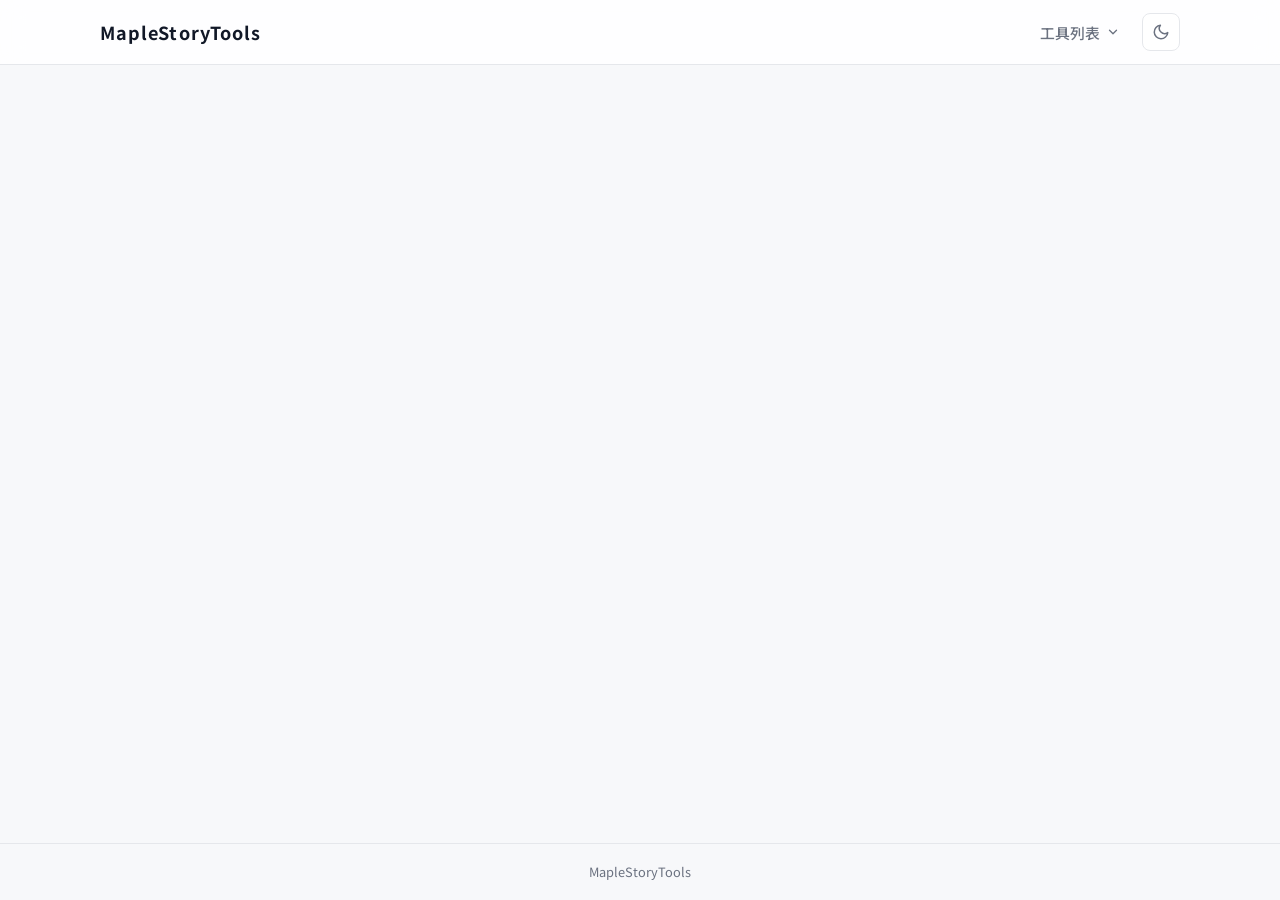
<file: index.html>
<!DOCTYPE html>
<html lang="zh-Hant">
<head>
  <meta charset="UTF-8" />
  <meta name="viewport" content="width=device-width, initial-scale=1.0" />
  <title>MapleStoryTools</title>
  <link rel="preconnect" href="https://fonts.googleapis.com" />
  <link rel="preconnect" href="https://fonts.gstatic.com" crossorigin />
  <link href="https://fonts.googleapis.com/css2?family=JetBrains+Mono:wght@400;600;700&family=Noto+Sans+TC:wght@400;500;600;700&display=swap" rel="stylesheet" />
  <link rel="stylesheet" href="./assets/style.css" />
  <script src="./assets/theme.js"></script>
</head>
<body>
  <header class="navbar">
    <div class="navbar-inner">
      <a href="./index.html" class="brand">MapleStoryTools</a>

      <nav class="nav-right" aria-label="主導覽列">
        <ul id="nav-links" class="nav-links">
          <li id="tools-dropdown" class="nav-dropdown">
            <button id="tools-dropdown-toggle" class="nav-dropdown-toggle" type="button" aria-haspopup="true" aria-expanded="false">
              <span>工具列表</span>
              <svg class="nav-dropdown-chevron" width="14" height="14" viewBox="0 0 24 24" fill="none" stroke="currentColor" stroke-width="2.2" stroke-linecap="round" stroke-linejoin="round" aria-hidden="true">
                <polyline points="6 9 12 15 18 9"></polyline>
              </svg>
            </button>
            <ul class="nav-dropdown-menu" aria-label="工具列表子選單">
              <li><a href="./gear-gain.html" class="nav-dropdown-item">裝備提升收益計算器</a></li>
              <li><a href="./exp-calculator.html" class="nav-dropdown-item">經驗值需求計算器</a></li>
              <li><a href="./collision-damage.html" class="nav-dropdown-item">碰撞傷害計算器</a></li>
            </ul>
          </li>
        </ul>

        <button id="theme-toggle" class="icon-btn" type="button" aria-label="切換深色或淺色模式">
          <svg class="icon-sun" width="18" height="18" viewBox="0 0 24 24" fill="none" stroke="currentColor" stroke-width="2" stroke-linecap="round" stroke-linejoin="round" style="display:none">
            <circle cx="12" cy="12" r="4"></circle>
            <path d="M12 2v2M12 20v2M4.93 4.93l1.41 1.41M17.66 17.66l1.41 1.41M2 12h2M20 12h2M6.34 17.66l-1.41 1.41M19.07 4.93l-1.41 1.41"></path>
          </svg>
          <svg class="icon-moon" width="18" height="18" viewBox="0 0 24 24" fill="none" stroke="currentColor" stroke-width="2" stroke-linecap="round" stroke-linejoin="round">
            <path d="M21 12.79A9 9 0 1 1 11.21 3 7 7 0 0 0 21 12.79z"></path>
          </svg>
        </button>

        <button id="mobile-menu-toggle" class="icon-btn mobile-menu-btn" type="button" aria-label="開啟選單" aria-expanded="false">
          <svg width="18" height="18" viewBox="0 0 24 24" fill="none" stroke="currentColor" stroke-width="2" stroke-linecap="round" stroke-linejoin="round">
            <line x1="3" y1="6" x2="21" y2="6"></line>
            <line x1="3" y1="12" x2="21" y2="12"></line>
            <line x1="3" y1="18" x2="21" y2="18"></line>
          </svg>
        </button>
      </nav>
    </div>
  </header>

  <main class="main-container blank-canvas" aria-label="首頁預留空間"></main>

  <footer class="footer">
    <span>MapleStoryTools</span>
  </footer>
</body>
</html>
</file>
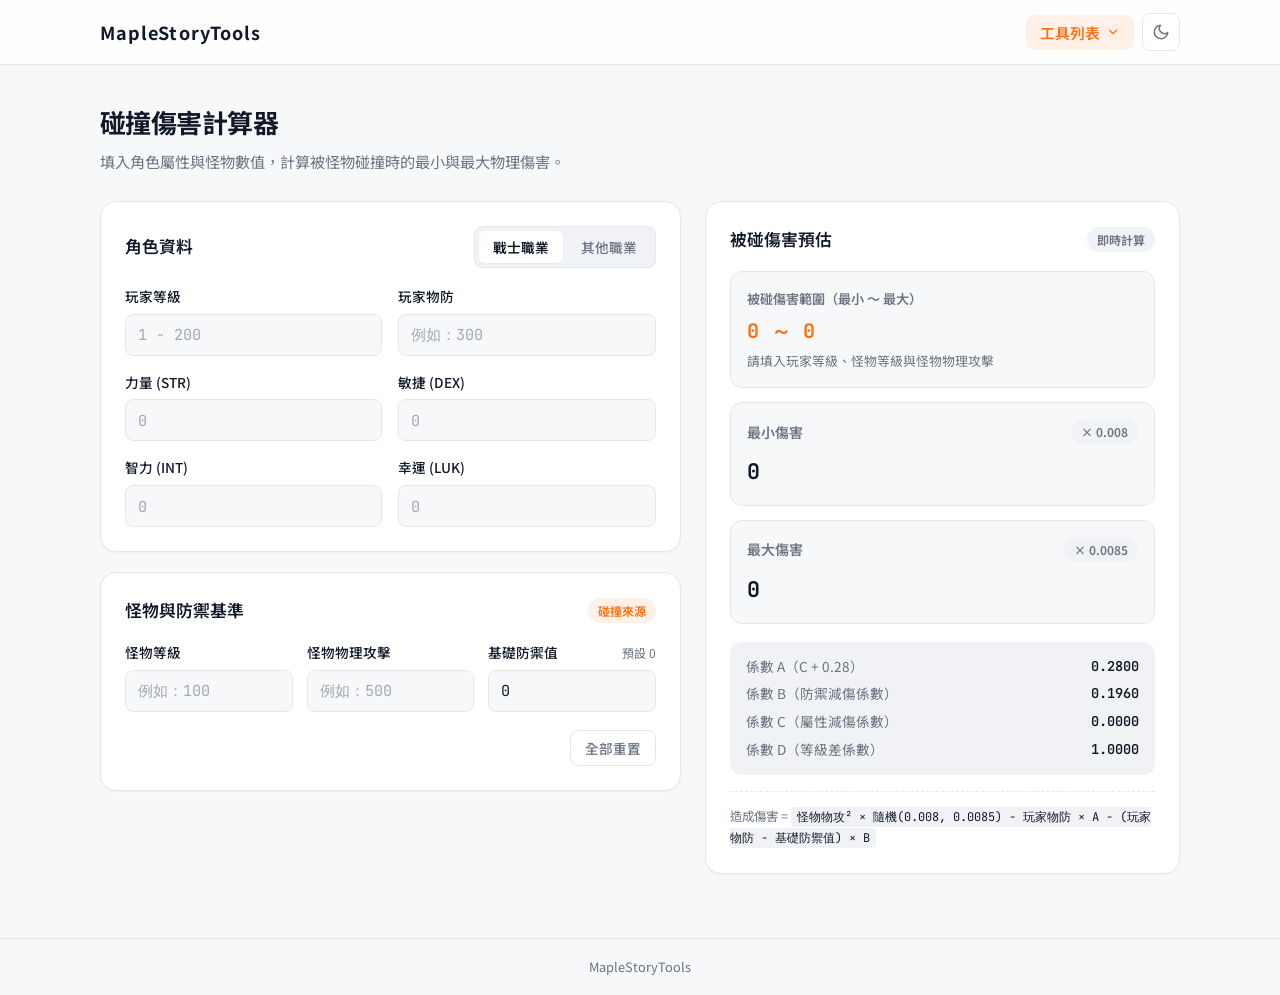
<file: collision-damage.html>
<!DOCTYPE html>
<html lang="zh-Hant">
<head>
  <meta charset="UTF-8" />
  <meta name="viewport" content="width=device-width, initial-scale=1.0" />
  <title>碰撞傷害計算器 | MapleStoryTools</title>
  <link rel="preconnect" href="https://fonts.googleapis.com" />
  <link rel="preconnect" href="https://fonts.gstatic.com" crossorigin />
  <link href="https://fonts.googleapis.com/css2?family=JetBrains+Mono:wght@400;600;700&family=Noto+Sans+TC:wght@400;500;600;700&display=swap" rel="stylesheet" />
  <link rel="stylesheet" href="./assets/style.css" />
  <script src="./assets/theme.js"></script>
</head>
<body>
  <header class="navbar">
    <div class="navbar-inner">
      <a href="./index.html" class="brand">MapleStoryTools</a>

      <nav class="nav-right" aria-label="主導覽列">
        <ul id="nav-links" class="nav-links">
          <li id="tools-dropdown" class="nav-dropdown">
            <button id="tools-dropdown-toggle" class="nav-dropdown-toggle active" type="button" aria-haspopup="true" aria-expanded="false">
              <span>工具列表</span>
              <svg class="nav-dropdown-chevron" width="14" height="14" viewBox="0 0 24 24" fill="none" stroke="currentColor" stroke-width="2.2" stroke-linecap="round" stroke-linejoin="round" aria-hidden="true">
                <polyline points="6 9 12 15 18 9"></polyline>
              </svg>
            </button>
            <ul class="nav-dropdown-menu" aria-label="工具列表子選單">
              <li><a href="./gear-gain.html" class="nav-dropdown-item">裝備提升收益計算器</a></li>
              <li><a href="./exp-calculator.html" class="nav-dropdown-item">經驗值需求計算器</a></li>
              <li><a href="./collision-damage.html" class="nav-dropdown-item active">碰撞傷害計算器</a></li>
            </ul>
          </li>
        </ul>

        <button id="theme-toggle" class="icon-btn" type="button" aria-label="切換深色或淺色模式">
          <svg class="icon-sun" width="18" height="18" viewBox="0 0 24 24" fill="none" stroke="currentColor" stroke-width="2" stroke-linecap="round" stroke-linejoin="round" style="display:none">
            <circle cx="12" cy="12" r="4"></circle>
            <path d="M12 2v2M12 20v2M4.93 4.93l1.41 1.41M17.66 17.66l1.41 1.41M2 12h2M20 12h2M6.34 17.66l-1.41 1.41M19.07 4.93l-1.41 1.41"></path>
          </svg>
          <svg class="icon-moon" width="18" height="18" viewBox="0 0 24 24" fill="none" stroke="currentColor" stroke-width="2" stroke-linecap="round" stroke-linejoin="round">
            <path d="M21 12.79A9 9 0 1 1 11.21 3 7 7 0 0 0 21 12.79z"></path>
          </svg>
        </button>

        <button id="mobile-menu-toggle" class="icon-btn mobile-menu-btn" type="button" aria-label="開啟選單" aria-expanded="false">
          <svg width="18" height="18" viewBox="0 0 24 24" fill="none" stroke="currentColor" stroke-width="2" stroke-linecap="round" stroke-linejoin="round">
            <line x1="3" y1="6" x2="21" y2="6"></line>
            <line x1="3" y1="12" x2="21" y2="12"></line>
            <line x1="3" y1="18" x2="21" y2="18"></line>
          </svg>
        </button>
      </nav>
    </div>
  </header>

  <main class="main-container">
    <div class="page-header">
      <h1 class="page-title">碰撞傷害計算器</h1>
      <p class="page-subtitle">填入角色屬性與怪物數值，計算被怪物碰撞時的最小與最大物理傷害。</p>
    </div>

    <div class="calc-layout">
      <!-- Left Column: Inputs -->
      <div class="stack">
        <section class="card" aria-labelledby="player-info-title">
          <div class="card-header">
            <h2 id="player-info-title" class="card-title">角色資料</h2>
            <div class="tabs" role="group" aria-label="職業類型">
              <button class="tab-btn active" type="button" data-job="warrior">戰士職業</button>
              <button class="tab-btn" type="button" data-job="other">其他職業</button>
            </div>
          </div>

          <div class="form-grid">
            <div class="field">
              <label class="field-label" for="player-lv">
                <span>玩家等級</span>
              </label>
              <input id="player-lv" class="input" type="number" min="1" max="250" step="1" placeholder="1 - 200" />
            </div>

            <div class="field">
              <label class="field-label" for="player-def">
                <span>玩家物防</span>
              </label>
              <input id="player-def" class="input" type="number" min="0" step="1" placeholder="例如：300" />
            </div>

            <div class="field">
              <label class="field-label" for="stat-str">
                <span>力量 (STR)</span>
              </label>
              <input id="stat-str" class="input" type="number" min="0" step="1" placeholder="0" />
            </div>

            <div class="field">
              <label class="field-label" for="stat-dex">
                <span>敏捷 (DEX)</span>
              </label>
              <input id="stat-dex" class="input" type="number" min="0" step="1" placeholder="0" />
            </div>

            <div class="field">
              <label class="field-label" for="stat-int">
                <span>智力 (INT)</span>
              </label>
              <input id="stat-int" class="input" type="number" min="0" step="1" placeholder="0" />
            </div>

            <div class="field">
              <label class="field-label" for="stat-luk">
                <span>幸運 (LUK)</span>
              </label>
              <input id="stat-luk" class="input" type="number" min="0" step="1" placeholder="0" />
            </div>
          </div>
        </section>

        <section class="card" aria-labelledby="monster-info-title">
          <div class="card-header">
            <h2 id="monster-info-title" class="card-title">怪物與防禦基準</h2>
            <span class="card-badge accent">碰撞來源</span>
          </div>

          <div class="form-grid-3">
            <div class="field">
              <label class="field-label" for="mob-lv">
                <span>怪物等級</span>
              </label>
              <input id="mob-lv" class="input" type="number" min="1" max="250" step="1" placeholder="例如：100" />
            </div>

            <div class="field">
              <label class="field-label" for="mob-atk">
                <span>怪物物理攻擊</span>
              </label>
              <input id="mob-atk" class="input" type="number" min="0" step="1" placeholder="例如：500" />
            </div>

            <div class="field">
              <label class="field-label" for="base-def">
                <span>基礎防禦值</span>
                <span class="field-hint">預設 0</span>
              </label>
              <input id="base-def" class="input" type="number" min="0" step="1" placeholder="0" />
            </div>
          </div>

          <div class="actions-row">
            <button id="reset-btn" class="btn" type="button">全部重置</button>
          </div>
        </section>
      </div>

      <!-- Right Column: Output -->
      <aside class="card result-sticky" aria-labelledby="collision-result-title">
        <div class="card-header">
          <h2 id="collision-result-title" class="card-title">被碰傷害預估</h2>
          <span class="card-badge">即時計算</span>
        </div>

        <div class="stat-compare-list">
          <div class="exp-result-box">
            <div class="exp-result-label">被碰傷害範圍（最小 ～ 最大）</div>
            <div id="dmg-range" class="exp-result-value accent">0 ～ 0</div>
            <div id="dmg-note" class="exp-result-sub">請輸入角色與怪物數值</div>
          </div>

          <div class="stat-compare-item">
            <div class="stat-compare-top">
              <span class="stat-name">最小傷害</span>
              <span class="card-badge">× 0.008</span>
            </div>
            <div id="dmg-min" class="stat-after">0</div>
          </div>

          <div class="stat-compare-item">
            <div class="stat-compare-top">
              <span class="stat-name">最大傷害</span>
              <span class="card-badge">× 0.0085</span>
            </div>
            <div id="dmg-max" class="stat-after">0</div>
          </div>
        </div>

        <div class="insight-box" aria-label="公式係數明細">
          <div class="insight-row">
            <span>係數 A（C + 0.28）</span>
            <span id="coeff-a" class="insight-val">0.2800</span>
          </div>
          <div class="insight-row">
            <span>係數 B（防禦減傷係數）</span>
            <span id="coeff-b" class="insight-val">0.0000</span>
          </div>
          <div class="insight-row">
            <span>係數 C（屬性減傷係數）</span>
            <span id="coeff-c" class="insight-val">0.0000</span>
          </div>
          <div class="insight-row">
            <span>係數 D（等級差係數）</span>
            <span id="coeff-d" class="insight-val">1.3000</span>
          </div>
        </div>

        <div class="formula-note">
          <div>造成傷害 = <code class="formula-code">怪物物攻² × 隨機(0.008, 0.0085) - 玩家物防 × A - (玩家物防 - 基礎防禦值) × B</code></div>
        </div>
      </aside>
    </div>
  </main>

  <footer class="footer">
    <span>MapleStoryTools</span>
  </footer>

  <script src="./assets/collision-damage.js"></script>
</body>
</html>
</file>
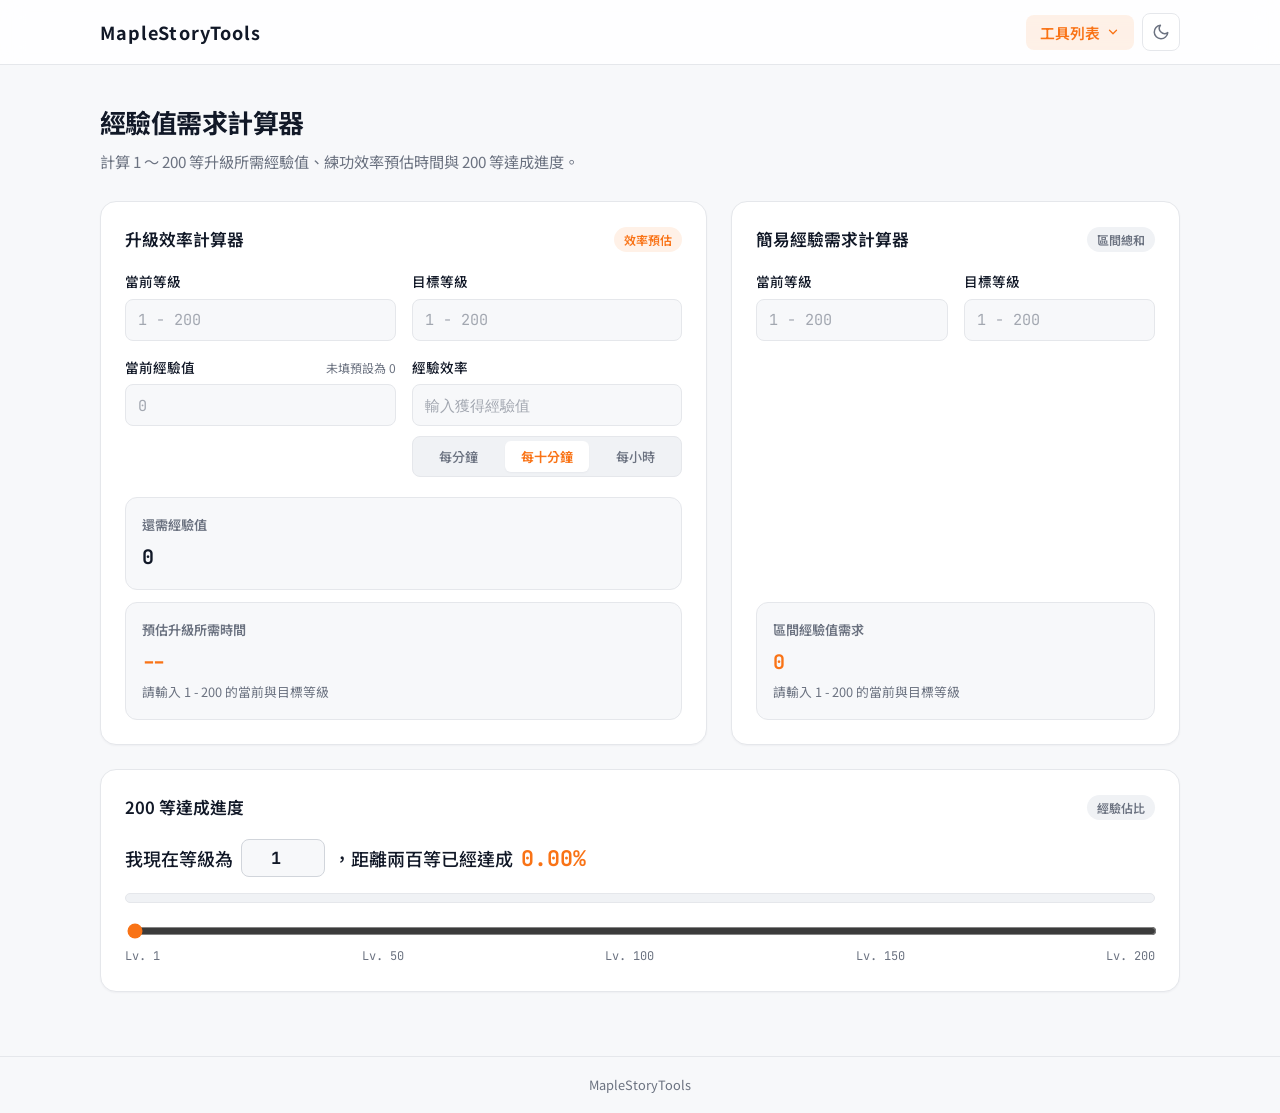
<file: exp-calculator.html>
<!DOCTYPE html>
<html lang="zh-Hant">
<head>
  <meta charset="UTF-8" />
  <meta name="viewport" content="width=device-width, initial-scale=1.0" />
  <title>經驗值需求計算器 | MapleStoryTools</title>
  <link rel="preconnect" href="https://fonts.googleapis.com" />
  <link rel="preconnect" href="https://fonts.gstatic.com" crossorigin />
  <link href="https://fonts.googleapis.com/css2?family=JetBrains+Mono:wght@400;600;700&family=Noto+Sans+TC:wght@400;500;600;700&display=swap" rel="stylesheet" />
  <link rel="stylesheet" href="./assets/style.css" />
  <script src="./assets/theme.js"></script>
</head>
<body>
  <header class="navbar">
    <div class="navbar-inner">
      <a href="./index.html" class="brand">MapleStoryTools</a>

      <nav class="nav-right" aria-label="主導覽列">
        <ul id="nav-links" class="nav-links">
          <li id="tools-dropdown" class="nav-dropdown">
            <button id="tools-dropdown-toggle" class="nav-dropdown-toggle active" type="button" aria-haspopup="true" aria-expanded="false">
              <span>工具列表</span>
              <svg class="nav-dropdown-chevron" width="14" height="14" viewBox="0 0 24 24" fill="none" stroke="currentColor" stroke-width="2.2" stroke-linecap="round" stroke-linejoin="round" aria-hidden="true">
                <polyline points="6 9 12 15 18 9"></polyline>
              </svg>
            </button>
            <ul class="nav-dropdown-menu" aria-label="工具列表子選單">
              <li><a href="./gear-gain.html" class="nav-dropdown-item">裝備提升收益計算器</a></li>
              <li><a href="./exp-calculator.html" class="nav-dropdown-item active">經驗值需求計算器</a></li>
              <li><a href="./collision-damage.html" class="nav-dropdown-item">碰撞傷害計算器</a></li>
            </ul>
          </li>
        </ul>

        <button id="theme-toggle" class="icon-btn" type="button" aria-label="切換深色或淺色模式">
          <svg class="icon-sun" width="18" height="18" viewBox="0 0 24 24" fill="none" stroke="currentColor" stroke-width="2" stroke-linecap="round" stroke-linejoin="round" style="display:none">
            <circle cx="12" cy="12" r="4"></circle>
            <path d="M12 2v2M12 20v2M4.93 4.93l1.41 1.41M17.66 17.66l1.41 1.41M2 12h2M20 12h2M6.34 17.66l-1.41 1.41M19.07 4.93l-1.41 1.41"></path>
          </svg>
          <svg class="icon-moon" width="18" height="18" viewBox="0 0 24 24" fill="none" stroke="currentColor" stroke-width="2" stroke-linecap="round" stroke-linejoin="round">
            <path d="M21 12.79A9 9 0 1 1 11.21 3 7 7 0 0 0 21 12.79z"></path>
          </svg>
        </button>

        <button id="mobile-menu-toggle" class="icon-btn mobile-menu-btn" type="button" aria-label="開啟選單" aria-expanded="false">
          <svg width="18" height="18" viewBox="0 0 24 24" fill="none" stroke="currentColor" stroke-width="2" stroke-linecap="round" stroke-linejoin="round">
            <line x1="3" y1="6" x2="21" y2="6"></line>
            <line x1="3" y1="12" x2="21" y2="12"></line>
            <line x1="3" y1="18" x2="21" y2="18"></line>
          </svg>
        </button>
      </nav>
    </div>
  </header>

  <main class="main-container">
    <div class="page-header">
      <h1 class="page-title">經驗值需求計算器</h1>
      <p class="page-subtitle">計算 1 ～ 200 等升級所需經驗值、練功效率預估時間與 200 等達成進度。</p>
    </div>

    <div class="exp-grid">
      <!-- 需求一：升級效率計算器 -->
      <section class="card exp-card" aria-labelledby="eff-title">
        <div class="card-header">
          <h2 id="eff-title" class="card-title">升級效率計算器</h2>
          <span class="card-badge accent">效率預估</span>
        </div>

        <div class="form-grid">
          <div class="field">
            <label class="field-label" for="eff-current-lv">
              <span>當前等級</span>
            </label>
            <input id="eff-current-lv" class="input" type="number" min="1" max="200" step="1" placeholder="1 - 200" />
          </div>

          <div class="field">
            <label class="field-label" for="eff-target-lv">
              <span>目標等級</span>
            </label>
            <input id="eff-target-lv" class="input" type="number" min="1" max="200" step="1" placeholder="1 - 200" />
          </div>

          <div class="field">
            <label class="field-label" for="eff-current-exp">
              <span>當前經驗值</span>
              <span class="field-hint">未填預設為 0</span>
            </label>
            <input id="eff-current-exp" class="input" type="number" min="0" step="1" placeholder="0" />
          </div>

          <div class="field">
            <label class="field-label" for="eff-rate">
              <span>經驗效率</span>
            </label>
            <div class="input-with-unit">
              <input id="eff-rate" class="input" type="number" min="0" step="any" placeholder="輸入獲得經驗值" />
              <div class="unit-tabs" role="group" aria-label="經驗效率時間單位">
                <button class="unit-tab" type="button" data-unit="min">每分鐘</button>
                <button class="unit-tab active" type="button" data-unit="10min">每十分鐘</button>
                <button class="unit-tab" type="button" data-unit="hour">每小時</button>
              </div>
            </div>
          </div>
        </div>

        <div class="exp-result-group">
          <div class="exp-result-box">
            <div class="exp-result-label">還需經驗值</div>
            <div id="eff-needed-exp" class="exp-result-value">0</div>
          </div>
          <div class="exp-result-box">
            <div class="exp-result-label">預估升級所需時間</div>
            <div id="eff-needed-time" class="exp-result-value accent">--</div>
            <div id="eff-time-note" class="exp-result-sub">請輸入有效等級與經驗效率</div>
          </div>
        </div>
      </section>

      <!-- 需求二：簡易經驗需求計算器 -->
      <section class="card exp-card" aria-labelledby="simple-title">
        <div class="card-header">
          <h2 id="simple-title" class="card-title">簡易經驗需求計算器</h2>
          <span class="card-badge">區間總和</span>
        </div>

        <div class="form-grid">
          <div class="field">
            <label class="field-label" for="simple-current-lv">
              <span>當前等級</span>
            </label>
            <input id="simple-current-lv" class="input" type="number" min="1" max="200" step="1" placeholder="1 - 200" />
          </div>

          <div class="field">
            <label class="field-label" for="simple-target-lv">
              <span>目標等級</span>
            </label>
            <input id="simple-target-lv" class="input" type="number" min="1" max="200" step="1" placeholder="1 - 200" />
          </div>
        </div>

        <div class="exp-result-group">
          <div class="exp-result-box">
            <div class="exp-result-label">區間經驗值需求</div>
            <div id="simple-needed-exp" class="exp-result-value accent">0</div>
            <div id="simple-note" class="exp-result-sub">請輸入 1 - 200 的當前與目標等級</div>
          </div>
        </div>
      </section>
    </div>

    <!-- 需求三：200 等達成進度娛樂項目 -->
    <section class="card milestone-card" aria-labelledby="milestone-title">
      <div class="card-header">
        <h2 id="milestone-title" class="card-title">200 等達成進度</h2>
        <span class="card-badge">經驗佔比</span>
      </div>

      <div class="milestone-sentence">
        <span>我現在等級為</span>
        <input id="milestone-lv-input" class="inline-level-input" type="number" min="1" max="200" step="1" value="1" aria-label="目前等級" />
        <span>，距離兩百等已經達成</span>
        <span id="milestone-pct" class="milestone-pct">0.00%</span>
      </div>

      <div class="progress-track" aria-hidden="true">
        <div id="milestone-progress-fill" class="progress-fill"></div>
      </div>

      <div class="slider-wrap">
        <input id="milestone-slider" class="level-slider" type="range" min="1" max="200" step="1" value="1" aria-label="拖曳選擇等級" />
        <div class="slider-scale">
          <span>Lv. 1</span>
          <span>Lv. 50</span>
          <span>Lv. 100</span>
          <span>Lv. 150</span>
          <span>Lv. 200</span>
        </div>
      </div>
    </section>
  </main>

  <footer class="footer">
    <span>MapleStoryTools</span>
  </footer>

  <script src="./assets/exp-calculator.js"></script>
</body>
</html>
</file>
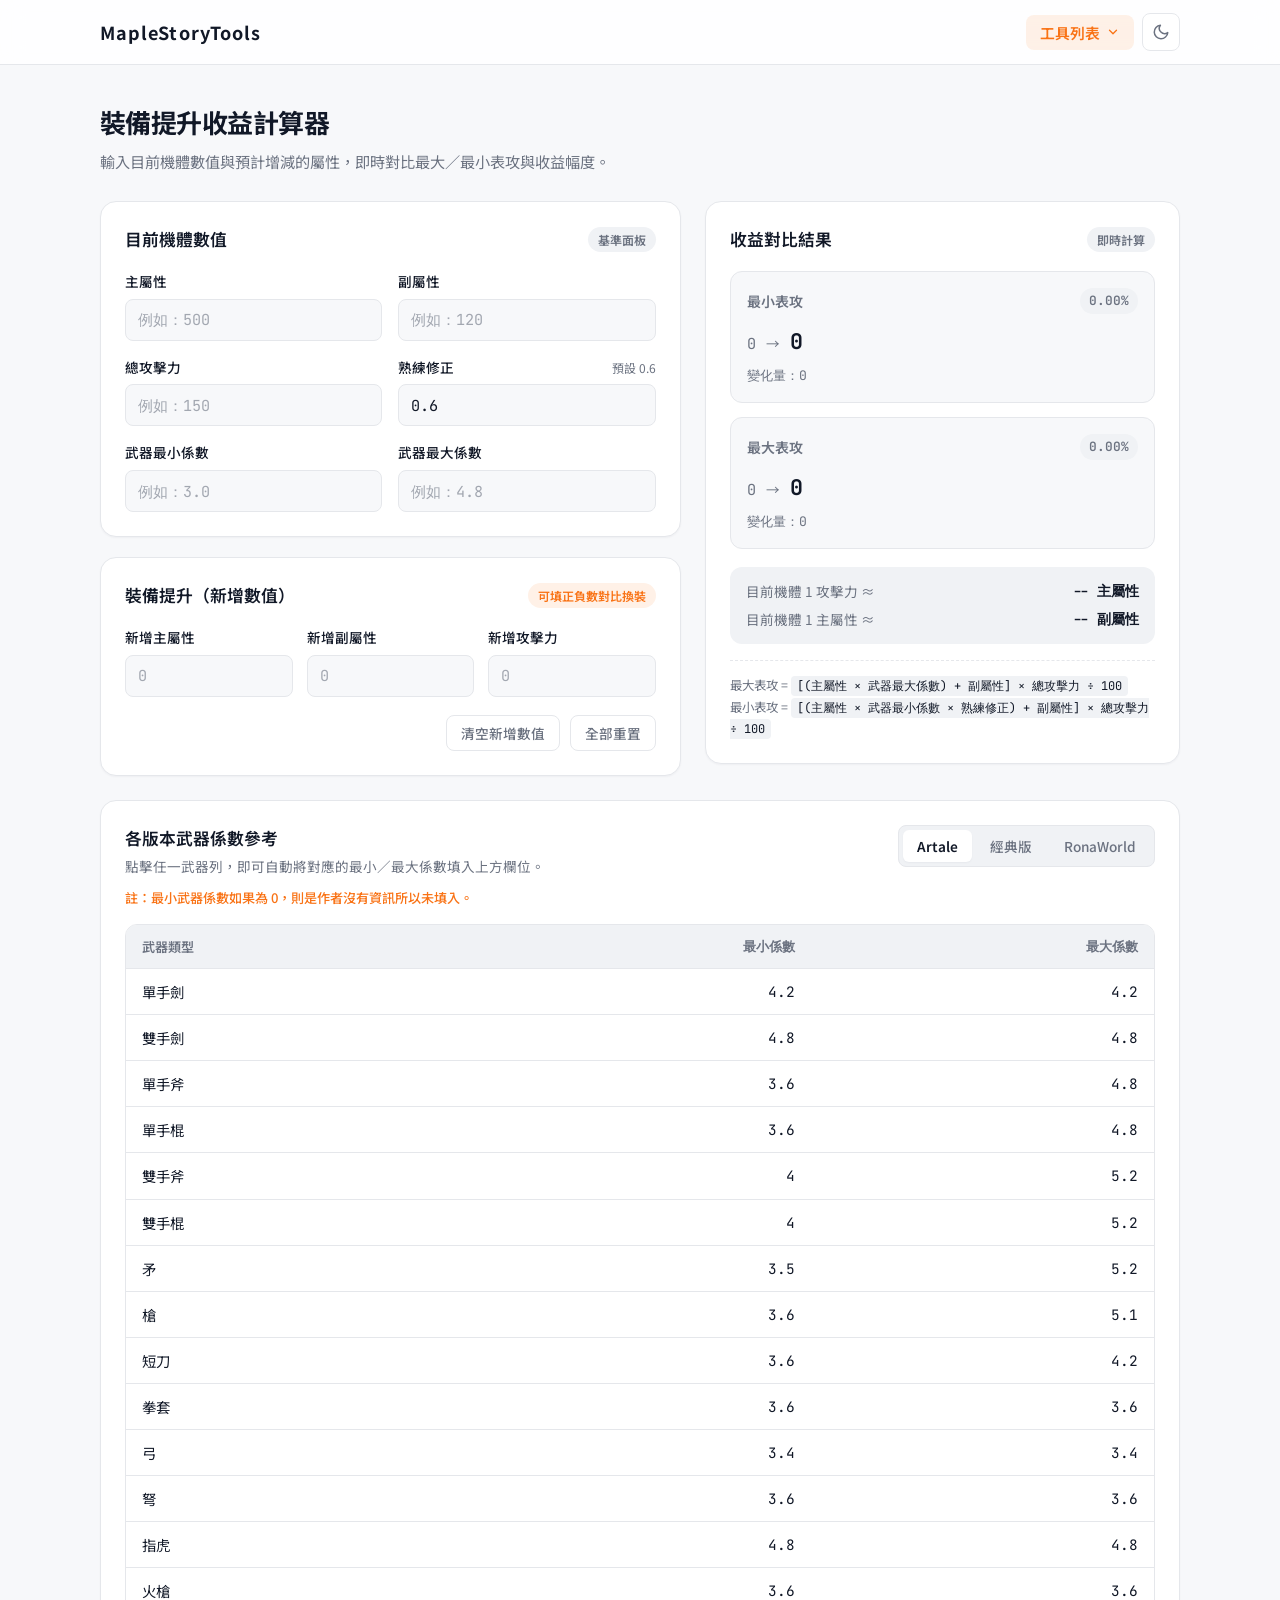
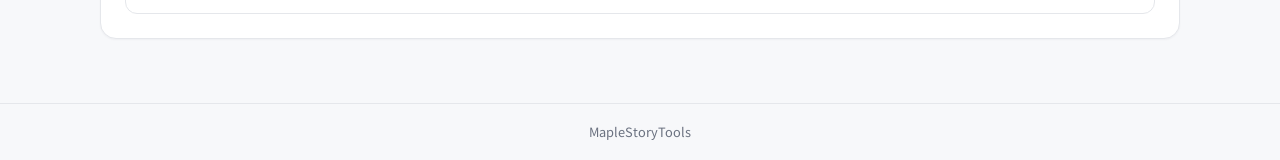
<file: gear-gain.html>
<!DOCTYPE html>
<html lang="zh-Hant">
<head>
  <meta charset="UTF-8" />
  <meta name="viewport" content="width=device-width, initial-scale=1.0" />
  <title>裝備提升收益計算器 | MapleStoryTools</title>
  <link rel="preconnect" href="https://fonts.googleapis.com" />
  <link rel="preconnect" href="https://fonts.gstatic.com" crossorigin />
  <link href="https://fonts.googleapis.com/css2?family=JetBrains+Mono:wght@400;600;700&family=Noto+Sans+TC:wght@400;500;600;700&display=swap" rel="stylesheet" />
  <link rel="stylesheet" href="./assets/style.css" />
  <script src="./assets/theme.js"></script>
</head>
<body>
  <header class="navbar">
    <div class="navbar-inner">
      <a href="./index.html" class="brand">MapleStoryTools</a>

      <nav class="nav-right" aria-label="主導覽列">
        <ul id="nav-links" class="nav-links">
          <li id="tools-dropdown" class="nav-dropdown">
            <button id="tools-dropdown-toggle" class="nav-dropdown-toggle active" type="button" aria-haspopup="true" aria-expanded="false">
              <span>工具列表</span>
              <svg class="nav-dropdown-chevron" width="14" height="14" viewBox="0 0 24 24" fill="none" stroke="currentColor" stroke-width="2.2" stroke-linecap="round" stroke-linejoin="round" aria-hidden="true">
                <polyline points="6 9 12 15 18 9"></polyline>
              </svg>
            </button>
            <ul class="nav-dropdown-menu" aria-label="工具列表子選單">
              <li><a href="./gear-gain.html" class="nav-dropdown-item active">裝備提升收益計算器</a></li>
              <li><a href="./exp-calculator.html" class="nav-dropdown-item">經驗值需求計算器</a></li>
              <li><a href="./collision-damage.html" class="nav-dropdown-item">碰撞傷害計算器</a></li>
            </ul>
          </li>
        </ul>

        <button id="theme-toggle" class="icon-btn" type="button" aria-label="切換深色或淺色模式">
          <svg class="icon-sun" width="18" height="18" viewBox="0 0 24 24" fill="none" stroke="currentColor" stroke-width="2" stroke-linecap="round" stroke-linejoin="round" style="display:none">
            <circle cx="12" cy="12" r="4"></circle>
            <path d="M12 2v2M12 20v2M4.93 4.93l1.41 1.41M17.66 17.66l1.41 1.41M2 12h2M20 12h2M6.34 17.66l-1.41 1.41M19.07 4.93l-1.41 1.41"></path>
          </svg>
          <svg class="icon-moon" width="18" height="18" viewBox="0 0 24 24" fill="none" stroke="currentColor" stroke-width="2" stroke-linecap="round" stroke-linejoin="round">
            <path d="M21 12.79A9 9 0 1 1 11.21 3 7 7 0 0 0 21 12.79z"></path>
          </svg>
        </button>

        <button id="mobile-menu-toggle" class="icon-btn mobile-menu-btn" type="button" aria-label="開啟選單" aria-expanded="false">
          <svg width="18" height="18" viewBox="0 0 24 24" fill="none" stroke="currentColor" stroke-width="2" stroke-linecap="round" stroke-linejoin="round">
            <line x1="3" y1="6" x2="21" y2="6"></line>
            <line x1="3" y1="12" x2="21" y2="12"></line>
            <line x1="3" y1="18" x2="21" y2="18"></line>
          </svg>
        </button>
      </nav>
    </div>
  </header>

  <main class="main-container">
    <div class="page-header">
      <h1 class="page-title">裝備提升收益計算器</h1>
      <p class="page-subtitle">輸入目前機體數值與預計增減的屬性，即時對比最大／最小表攻與收益幅度。</p>
    </div>

    <div class="calc-layout">
      <!-- Left Column: Inputs -->
      <div class="stack">
        <section class="card" aria-labelledby="base-stats-title">
          <div class="card-header">
            <h2 id="base-stats-title" class="card-title">目前機體數值</h2>
            <span class="card-badge">基準面板</span>
          </div>

          <div class="form-grid">
            <div class="field">
              <label class="field-label" for="main-stat">
                <span>主屬性</span>
              </label>
              <input id="main-stat" class="input" type="number" step="any" min="0" placeholder="例如：500" />
            </div>

            <div class="field">
              <label class="field-label" for="sub-stat">
                <span>副屬性</span>
              </label>
              <input id="sub-stat" class="input" type="number" step="any" min="0" placeholder="例如：120" />
            </div>

            <div class="field">
              <label class="field-label" for="total-atk">
                <span>總攻擊力</span>
              </label>
              <input id="total-atk" class="input" type="number" step="any" min="0" placeholder="例如：150" />
            </div>

            <div class="field">
              <label class="field-label" for="mastery">
                <span>熟練修正</span>
                <span class="field-hint">預設 0.6</span>
              </label>
              <input id="mastery" class="input" type="number" step="0.01" min="0" max="2" placeholder="0.6" />
            </div>

            <div class="field">
              <label class="field-label" for="min-coeff">
                <span>武器最小係數</span>
              </label>
              <input id="min-coeff" class="input" type="number" step="0.01" min="0" placeholder="例如：3.0" />
            </div>

            <div class="field">
              <label class="field-label" for="max-coeff">
                <span>武器最大係數</span>
              </label>
              <input id="max-coeff" class="input" type="number" step="0.01" min="0" placeholder="例如：4.8" />
            </div>
          </div>
        </section>

        <section class="card" aria-labelledby="add-stats-title">
          <div class="card-header">
            <h2 id="add-stats-title" class="card-title">裝備提升（新增數值）</h2>
            <span class="card-badge accent">可填正負數對比換裝</span>
          </div>

          <div class="form-grid-3">
            <div class="field">
              <label class="field-label" for="add-main">
                <span>新增主屬性</span>
              </label>
              <input id="add-main" class="input" type="number" step="any" placeholder="0" />
            </div>

            <div class="field">
              <label class="field-label" for="add-sub">
                <span>新增副屬性</span>
              </label>
              <input id="add-sub" class="input" type="number" step="any" placeholder="0" />
            </div>

            <div class="field">
              <label class="field-label" for="add-atk">
                <span>新增攻擊力</span>
              </label>
              <input id="add-atk" class="input" type="number" step="any" placeholder="0" />
            </div>
          </div>

          <div class="actions-row">
            <button id="reset-add-btn" class="btn" type="button">清空新增數值</button>
            <button id="reset-all-btn" class="btn" type="button">全部重置</button>
          </div>
        </section>
      </div>

      <!-- Right Column: Comparison Output -->
      <aside class="card result-sticky" aria-labelledby="result-title">
        <div class="card-header">
          <h2 id="result-title" class="card-title">收益對比結果</h2>
          <span class="card-badge">即時計算</span>
        </div>

        <div class="stat-compare-list">
          <div class="stat-compare-item">
            <div class="stat-compare-top">
              <span class="stat-name">最小表攻</span>
              <span id="min-pct" class="delta-pill">0.00%</span>
            </div>
            <div class="stat-values">
              <div>
                <span id="min-before" class="stat-before">0</span>
                <span class="stat-arrow">→</span>
                <span id="min-after" class="stat-after">0</span>
              </div>
            </div>
            <div id="min-diff" class="stat-diff-sub">變化量：0</div>
          </div>

          <div class="stat-compare-item">
            <div class="stat-compare-top">
              <span class="stat-name">最大表攻</span>
              <span id="max-pct" class="delta-pill">0.00%</span>
            </div>
            <div class="stat-values">
              <div>
                <span id="max-before" class="stat-before">0</span>
                <span class="stat-arrow">→</span>
                <span id="max-after" class="stat-after">0</span>
              </div>
            </div>
            <div id="max-diff" class="stat-diff-sub">變化量：0</div>
          </div>
        </div>

        <div class="insight-box" aria-label="目前機體等價換算參考">
          <div class="insight-row">
            <span>目前機體 1 攻擊力 ≈</span>
            <span id="eq-atk-to-main" class="insight-val">-- 主屬性</span>
          </div>
          <div class="insight-row">
            <span>目前機體 1 主屬性 ≈</span>
            <span id="eq-main-to-sub" class="insight-val">-- 副屬性</span>
          </div>
        </div>

        <div class="formula-note">
          <div>最大表攻 = <code class="formula-code">[(主屬性 × 武器最大係數) + 副屬性] × 總攻擊力 ÷ 100</code></div>
          <div>最小表攻 = <code class="formula-code">[(主屬性 × 武器最小係數 × 熟練修正) + 副屬性] × 總攻擊力 ÷ 100</code></div>
        </div>
      </aside>
    </div>

    <!-- Bottom Section: Weapon Coefficient Reference -->
    <section class="card weapon-ref-section" aria-labelledby="weapon-ref-title">
      <div class="card-header weapon-ref-header">
        <div>
          <h2 id="weapon-ref-title" class="card-title">各版本武器係數參考</h2>
          <p class="weapon-ref-desc">點擊任一武器列，即可自動將對應的最小／最大係數填入上方欄位。</p>
        </div>

        <div class="tabs" role="tablist" aria-label="遊戲版本切換">
          <button class="tab-btn active" type="button" role="tab" aria-selected="true" data-version="artale">Artale</button>
          <button class="tab-btn" type="button" role="tab" aria-selected="false" data-version="classic">經典版</button>
          <button class="tab-btn" type="button" role="tab" aria-selected="false" data-version="ronaworld">RonaWorld</button>
        </div>
      </div>

      <p class="weapon-ref-note">註：最小武器係數如果為 0，則是作者沒有資訊所以未填入。</p>

      <div class="table-wrap">
        <table class="weapon-table">
          <thead>
            <tr>
              <th>武器類型</th>
              <th>最小係數</th>
              <th>最大係數</th>
            </tr>
          </thead>
          <tbody id="weapon-table-body"></tbody>
        </table>
      </div>
    </section>
  </main>

  <footer class="footer">
    <span>MapleStoryTools</span>
  </footer>

  <script src="./assets/gear-gain.js"></script>
</body>
</html>
</file>
<file: assets/style.css>
:root {
  --bg: #f7f8fa;
  --bg-elevated: #ffffff;
  --bg-subtle: #f0f2f5;
  --text: #111827;
  --text-muted: #6b7280;
  --border: #e5e7eb;
  --border-strong: #d1d5db;
  --accent: #f97316;
  --accent-hover: #ea580c;
  --accent-soft: rgba(249, 115, 22, 0.1);
  --positive: #10b981;
  --positive-soft: rgba(16, 185, 129, 0.12);
  --negative: #ef4444;
  --negative-soft: rgba(239, 68, 68, 0.12);
  --shadow-sm: 0 1px 2px rgba(15, 23, 42, 0.04);
  --shadow-md: 0 8px 24px rgba(15, 23, 42, 0.06);
  --radius-sm: 8px;
  --radius-md: 12px;
  --radius-lg: 16px;
  --font-sans: 'Noto Sans TC', -apple-system, BlinkMacSystemFont, 'Segoe UI', sans-serif;
  --font-mono: 'JetBrains Mono', ui-monospace, SFMono-Regular, Menlo, Consolas, monospace;
}

[data-theme="dark"] {
  --bg: #0b0f17;
  --bg-elevated: #131924;
  --bg-subtle: #1b2332;
  --text: #f3f4f6;
  --text-muted: #9ca3af;
  --border: #232c3d;
  --border-strong: #323e54;
  --accent: #fb923c;
  --accent-hover: #f97316;
  --accent-soft: rgba(251, 146, 60, 0.14);
  --positive: #34d399;
  --positive-soft: rgba(52, 211, 153, 0.14);
  --negative: #f87171;
  --negative-soft: rgba(248, 113, 113, 0.14);
  --shadow-sm: 0 1px 2px rgba(0, 0, 0, 0.25);
  --shadow-md: 0 10px 30px rgba(0, 0, 0, 0.35);
}

*,
*::before,
*::after {
  box-sizing: border-box;
}

html {
  font-size: 16px;
  -webkit-font-smoothing: antialiased;
  -moz-osx-font-smoothing: grayscale;
}

body {
  margin: 0;
  min-height: 100vh;
  display: flex;
  flex-direction: column;
  font-family: var(--font-sans);
  background-color: var(--bg);
  color: var(--text);
  line-height: 1.6;
  transition: background-color 0.2s ease, color 0.2s ease;
}

a {
  color: inherit;
  text-decoration: none;
}

/* Top Navigation Bar */
.navbar {
  position: sticky;
  top: 0;
  z-index: 50;
  background-color: color-mix(in srgb, var(--bg-elevated) 85%, transparent);
  backdrop-filter: blur(12px);
  -webkit-backdrop-filter: blur(12px);
  border-bottom: 1px solid var(--border);
}

.navbar-inner {
  max-width: 1120px;
  margin: 0 auto;
  padding: 0 20px;
  height: 64px;
  display: flex;
  align-items: center;
  justify-content: space-between;
  gap: 16px;
}

.brand {
  font-size: 1.125rem;
  font-weight: 700;
  letter-spacing: 0.06em;
  color: var(--text);
  display: inline-flex;
  align-items: center;
  white-space: nowrap;
}

.nav-right {
  display: flex;
  align-items: center;
  gap: 8px;
}

.nav-links {
  display: flex;
  align-items: center;
  gap: 4px;
  list-style: none;
  margin: 0;
  padding: 0;
}

.nav-link {
  display: inline-flex;
  align-items: center;
  padding: 7px 14px;
  border-radius: var(--radius-sm);
  font-size: 0.925rem;
  font-weight: 500;
  color: var(--text-muted);
  transition: color 0.15s ease, background-color 0.15s ease;
  white-space: nowrap;
}

.nav-link:hover {
  color: var(--text);
  background-color: var(--bg-subtle);
}

.nav-link.active {
  color: var(--accent);
  background-color: var(--accent-soft);
  font-weight: 600;
}

/* Dropdown Menu */
.nav-dropdown {
  position: relative;
}

.nav-dropdown-toggle {
  display: inline-flex;
  align-items: center;
  gap: 6px;
  padding: 7px 14px;
  border: none;
  border-radius: var(--radius-sm);
  background: transparent;
  font-family: var(--font-sans);
  font-size: 0.925rem;
  font-weight: 500;
  color: var(--text-muted);
  cursor: pointer;
  transition: color 0.15s ease, background-color 0.15s ease;
  white-space: nowrap;
}

.nav-dropdown-toggle:hover,
.nav-dropdown.open .nav-dropdown-toggle {
  color: var(--text);
  background-color: var(--bg-subtle);
}

.nav-dropdown-toggle.active {
  color: var(--accent);
  background-color: var(--accent-soft);
  font-weight: 600;
}

.nav-dropdown-chevron {
  transition: transform 0.15s ease;
}

.nav-dropdown.open .nav-dropdown-chevron {
  transform: rotate(180deg);
}

.nav-dropdown-menu {
  display: none;
  position: absolute;
  top: calc(100% + 8px);
  right: 0;
  min-width: 210px;
  padding: 6px;
  list-style: none;
  margin: 0;
  background-color: var(--bg-elevated);
  border: 1px solid var(--border);
  border-radius: var(--radius-md);
  box-shadow: var(--shadow-md);
  z-index: 60;
}

.nav-dropdown.open .nav-dropdown-menu {
  display: flex;
  flex-direction: column;
  gap: 2px;
}

.nav-dropdown-item {
  display: block;
  padding: 9px 12px;
  border-radius: var(--radius-sm);
  font-size: 0.9rem;
  font-weight: 500;
  color: var(--text-muted);
  transition: color 0.15s ease, background-color 0.15s ease;
  white-space: nowrap;
}

.nav-dropdown-item:hover {
  color: var(--text);
  background-color: var(--bg-subtle);
}

.nav-dropdown-item.active {
  color: var(--accent);
  background-color: var(--accent-soft);
  font-weight: 600;
}

.icon-btn {
  display: inline-flex;
  align-items: center;
  justify-content: center;
  width: 38px;
  height: 38px;
  border-radius: var(--radius-sm);
  border: 1px solid var(--border);
  background-color: var(--bg-elevated);
  color: var(--text-muted);
  cursor: pointer;
  transition: color 0.15s ease, border-color 0.15s ease, background-color 0.15s ease;
}

.icon-btn:hover {
  color: var(--text);
  border-color: var(--border-strong);
  background-color: var(--bg-subtle);
}

.mobile-menu-btn {
  display: none;
}

/* Main Layout */
.main-container {
  flex: 1;
  width: 100%;
  max-width: 1120px;
  margin: 0 auto;
  padding: 36px 20px 64px;
}

.blank-canvas {
  min-height: calc(100vh - 180px);
}

/* Page Header */
.page-header {
  margin-bottom: 28px;
}

.page-title {
  margin: 0 0 6px;
  font-size: 1.625rem;
  font-weight: 700;
  letter-spacing: -0.02em;
}

.page-subtitle {
  margin: 0;
  font-size: 0.95rem;
  color: var(--text-muted);
}

/* Cards & Grid */
.calc-layout {
  display: grid;
  grid-template-columns: 1.1fr 0.9fr;
  gap: 24px;
  align-items: start;
}

.stack {
  display: flex;
  flex-direction: column;
  gap: 20px;
}

.card {
  background-color: var(--bg-elevated);
  border: 1px solid var(--border);
  border-radius: var(--radius-lg);
  padding: 24px;
  box-shadow: var(--shadow-sm);
}

.card-header {
  display: flex;
  align-items: center;
  justify-content: space-between;
  gap: 12px;
  margin-bottom: 18px;
}

.card-title {
  margin: 0;
  font-size: 1.05rem;
  font-weight: 600;
}

.card-badge {
  font-size: 0.75rem;
  font-weight: 600;
  padding: 3px 10px;
  border-radius: 999px;
  background-color: var(--bg-subtle);
  color: var(--text-muted);
}

.card-badge.accent {
  background-color: var(--accent-soft);
  color: var(--accent);
}

/* Form Controls */
.form-grid {
  display: grid;
  grid-template-columns: repeat(2, minmax(0, 1fr));
  gap: 16px;
}

.form-grid-3 {
  display: grid;
  grid-template-columns: repeat(3, minmax(0, 1fr));
  gap: 14px;
}

.field {
  display: flex;
  flex-direction: column;
  gap: 6px;
}

.field-label {
  font-size: 0.85rem;
  font-weight: 500;
  color: var(--text);
  display: flex;
  align-items: center;
  justify-content: space-between;
  gap: 6px;
}

.field-hint {
  font-size: 0.75rem;
  color: var(--text-muted);
  font-weight: 400;
}

.input {
  width: 100%;
  height: 42px;
  padding: 0 12px;
  border-radius: var(--radius-sm);
  border: 1px solid var(--border);
  background-color: var(--bg);
  color: var(--text);
  font-family: var(--font-mono);
  font-size: 0.95rem;
  transition: border-color 0.15s ease, box-shadow 0.15s ease;
}

.input:focus {
  outline: none;
  border-color: var(--accent);
  box-shadow: 0 0 0 3px var(--accent-soft);
}

.input::placeholder {
  color: var(--text-muted);
  opacity: 0.6;
}

.actions-row {
  display: flex;
  align-items: center;
  justify-content: flex-end;
  gap: 10px;
  margin-top: 18px;
}

.btn {
  display: inline-flex;
  align-items: center;
  justify-content: center;
  gap: 6px;
  height: 36px;
  padding: 0 14px;
  border-radius: var(--radius-sm);
  border: 1px solid var(--border);
  background-color: var(--bg-elevated);
  color: var(--text-muted);
  font-family: var(--font-sans);
  font-size: 0.85rem;
  font-weight: 500;
  cursor: pointer;
  transition: all 0.15s ease;
}

.btn:hover {
  color: var(--text);
  border-color: var(--border-strong);
  background-color: var(--bg-subtle);
}

/* Results Panel */
.result-sticky {
  position: sticky;
  top: 84px;
}

.stat-compare-list {
  display: flex;
  flex-direction: column;
  gap: 14px;
}

.stat-compare-item {
  padding: 16px;
  border-radius: var(--radius-md);
  background-color: var(--bg);
  border: 1px solid var(--border);
}

.stat-compare-top {
  display: flex;
  align-items: center;
  justify-content: space-between;
  gap: 10px;
  margin-bottom: 10px;
}

.stat-name {
  font-size: 0.875rem;
  font-weight: 600;
  color: var(--text-muted);
}

.delta-pill {
  font-family: var(--font-mono);
  font-size: 0.8rem;
  font-weight: 600;
  padding: 3px 9px;
  border-radius: 999px;
  background-color: var(--bg-subtle);
  color: var(--text-muted);
}

.delta-pill.positive {
  background-color: var(--positive-soft);
  color: var(--positive);
}

.delta-pill.negative {
  background-color: var(--negative-soft);
  color: var(--negative);
}

.stat-values {
  display: flex;
  align-items: baseline;
  justify-content: space-between;
  gap: 12px;
  flex-wrap: wrap;
}

.stat-before {
  font-family: var(--font-mono);
  font-size: 0.95rem;
  color: var(--text-muted);
}

.stat-arrow {
  color: var(--text-muted);
  margin: 0 6px;
  font-size: 0.85rem;
}

.stat-after {
  font-family: var(--font-mono);
  font-size: 1.35rem;
  font-weight: 700;
  color: var(--text);
}

.stat-diff-sub {
  margin-top: 6px;
  font-family: var(--font-mono);
  font-size: 0.82rem;
  color: var(--text-muted);
}

.num-dec {
  font-size: 0.34em;
  font-weight: 500;
  opacity: 0.72;
  vertical-align: baseline;
}

.input-flash {
  border-color: var(--accent);
  box-shadow: 0 0 0 3px var(--accent-soft);
}

.insight-box {
  margin-top: 18px;
  padding: 14px 16px;
  border-radius: var(--radius-md);
  background-color: var(--bg-subtle);
  font-size: 0.85rem;
  color: var(--text-muted);
  display: flex;
  flex-direction: column;
  gap: 6px;
}

.insight-row {
  display: flex;
  align-items: center;
  justify-content: space-between;
  gap: 8px;
}

.insight-val {
  font-family: var(--font-mono);
  font-weight: 600;
  color: var(--text);
}

.formula-note {
  margin-top: 16px;
  padding-top: 14px;
  border-top: 1px dashed var(--border);
  font-size: 0.78rem;
  color: var(--text-muted);
  line-height: 1.7;
}

.formula-code {
  font-family: var(--font-mono);
  font-size: 0.75rem;
  background-color: var(--bg-subtle);
  padding: 2px 6px;
  border-radius: 4px;
  color: var(--text);
}

/* Weapon Coefficient Reference */
.weapon-ref-section {
  margin-top: 24px;
}

.weapon-ref-header {
  flex-wrap: wrap;
  align-items: flex-start;
  margin-bottom: 10px;
}

.weapon-ref-desc {
  margin: 4px 0 0;
  font-size: 0.85rem;
  color: var(--text-muted);
}

.weapon-ref-note {
  margin: 0 0 16px;
  font-size: 0.82rem;
  color: var(--accent);
  font-weight: 500;
}

.tabs {
  display: inline-flex;
  padding: 4px;
  border-radius: var(--radius-sm);
  background-color: var(--bg-subtle);
  border: 1px solid var(--border);
  gap: 4px;
}

.tab-btn {
  padding: 6px 14px;
  border: none;
  border-radius: 6px;
  background: transparent;
  color: var(--text-muted);
  font-family: var(--font-sans);
  font-size: 0.85rem;
  font-weight: 500;
  cursor: pointer;
  transition: color 0.15s ease, background-color 0.15s ease;
}

.tab-btn:hover {
  color: var(--text);
}

.tab-btn.active {
  background-color: var(--bg-elevated);
  color: var(--text);
  font-weight: 600;
  box-shadow: var(--shadow-sm);
}

.table-wrap {
  overflow-x: auto;
  border: 1px solid var(--border);
  border-radius: var(--radius-md);
}

.weapon-table {
  width: 100%;
  border-collapse: collapse;
  font-size: 0.9rem;
}

.weapon-table th,
.weapon-table td {
  padding: 11px 16px;
  text-align: left;
  border-bottom: 1px solid var(--border);
}

.weapon-table th {
  background-color: var(--bg-subtle);
  font-size: 0.82rem;
  font-weight: 600;
  color: var(--text-muted);
}

.weapon-table td:not(:first-child),
.weapon-table th:not(:first-child) {
  font-family: var(--font-mono);
  text-align: right;
}

.weapon-table tbody tr {
  cursor: pointer;
  transition: background-color 0.12s ease;
}

.weapon-table tbody tr:last-child td {
  border-bottom: none;
}

.weapon-table tbody tr:hover {
  background-color: var(--bg-subtle);
}

.weapon-table tbody tr.selected {
  background-color: var(--accent-soft);
}

.weapon-table tbody tr.selected td:first-child {
  color: var(--accent);
  font-weight: 600;
}

.coeff-zero {
  color: var(--text-muted);
  opacity: 0.65;
}

/* EXP Calculator */
.exp-grid {
  display: grid;
  grid-template-columns: 1.15fr 0.85fr;
  gap: 24px;
  align-items: stretch;
}

.exp-card {
  display: flex;
  flex-direction: column;
}

.input-with-unit {
  display: flex;
  flex-direction: column;
  gap: 10px;
}

.unit-tabs {
  display: grid;
  grid-template-columns: repeat(3, minmax(0, 1fr));
  padding: 4px;
  border-radius: var(--radius-sm);
  background-color: var(--bg-subtle);
  border: 1px solid var(--border);
  gap: 4px;
}

.unit-tab {
  padding: 6px 8px;
  border: none;
  border-radius: 6px;
  background: transparent;
  color: var(--text-muted);
  font-family: var(--font-sans);
  font-size: 0.82rem;
  font-weight: 500;
  cursor: pointer;
  transition: color 0.15s ease, background-color 0.15s ease;
  white-space: nowrap;
}

.unit-tab:hover {
  color: var(--text);
}

.unit-tab.active {
  background-color: var(--bg-elevated);
  color: var(--accent);
  font-weight: 600;
  box-shadow: var(--shadow-sm);
}

.exp-result-group {
  margin-top: auto;
  padding-top: 20px;
  display: flex;
  flex-direction: column;
  gap: 12px;
}

.exp-result-box {
  padding: 16px;
  border-radius: var(--radius-md);
  background-color: var(--bg);
  border: 1px solid var(--border);
}

.exp-result-label {
  font-size: 0.82rem;
  font-weight: 600;
  color: var(--text-muted);
  margin-bottom: 6px;
}

.exp-result-value {
  font-family: var(--font-mono);
  font-size: 1.25rem;
  font-weight: 700;
  color: var(--text);
  word-break: break-word;
}

.exp-result-value.accent {
  color: var(--accent);
}

.exp-result-sub {
  margin-top: 4px;
  font-size: 0.8rem;
  color: var(--text-muted);
}

.milestone-card {
  margin-top: 24px;
}

.milestone-sentence {
  display: flex;
  flex-wrap: wrap;
  align-items: center;
  gap: 8px;
  font-size: 1.125rem;
  font-weight: 500;
  line-height: 1.8;
}

.inline-level-input {
  width: 84px;
  height: 38px;
  padding: 0 10px;
  text-align: center;
  border-radius: var(--radius-sm);
  border: 1px solid var(--border-strong);
  background-color: var(--bg);
  color: var(--text);
  font-family: var(--font-mono);
  font-size: 1.05rem;
  font-weight: 700;
}

.inline-level-input:focus {
  outline: none;
  border-color: var(--accent);
  box-shadow: 0 0 0 3px var(--accent-soft);
}

.milestone-pct {
  font-family: var(--font-mono);
  font-size: 1.35rem;
  font-weight: 700;
  color: var(--accent);
}

.progress-track {
  margin-top: 16px;
  width: 100%;
  height: 10px;
  border-radius: 999px;
  background-color: var(--bg-subtle);
  overflow: hidden;
  border: 1px solid var(--border);
}

.progress-fill {
  height: 100%;
  width: 0%;
  border-radius: 999px;
  background: linear-gradient(90deg, var(--accent), #fbbf24);
  transition: width 0.15s ease;
}

.slider-wrap {
  margin-top: 18px;
  display: flex;
  flex-direction: column;
  gap: 6px;
}

.level-slider {
  width: 100%;
  accent-color: var(--accent);
  cursor: pointer;
}

.slider-scale {
  display: flex;
  justify-content: space-between;
  font-family: var(--font-mono);
  font-size: 0.75rem;
  color: var(--text-muted);
}

@media (max-width: 900px) {
  .exp-grid {
    grid-template-columns: 1fr;
  }
}

/* Footer */
.footer {
  border-top: 1px solid var(--border);
  padding: 18px 20px;
  text-align: center;
  font-size: 0.8rem;
  color: var(--text-muted);
}

/* Responsive */
@media (max-width: 900px) {
  .calc-layout {
    grid-template-columns: 1fr;
  }

  .result-sticky {
    position: static;
  }
}

@media (max-width: 640px) {
  .form-grid,
  .form-grid-3 {
    grid-template-columns: 1fr;
  }

  .mobile-menu-btn {
    display: inline-flex;
  }

  .nav-links {
    display: none;
    position: absolute;
    top: 64px;
    left: 0;
    right: 0;
    flex-direction: column;
    align-items: stretch;
    padding: 12px 20px 16px;
    background-color: var(--bg-elevated);
    border-bottom: 1px solid var(--border);
    box-shadow: var(--shadow-md);
  }

  .nav-links.open {
    display: flex;
  }

  .nav-link {
    padding: 10px 12px;
  }

  .nav-dropdown-toggle {
    width: 100%;
    justify-content: space-between;
    padding: 10px 12px;
  }

  .nav-dropdown-menu {
    position: static;
    margin-top: 4px;
    padding: 4px 0 4px 12px;
    border: none;
    box-shadow: none;
    background-color: transparent;
  }
}
</file>
